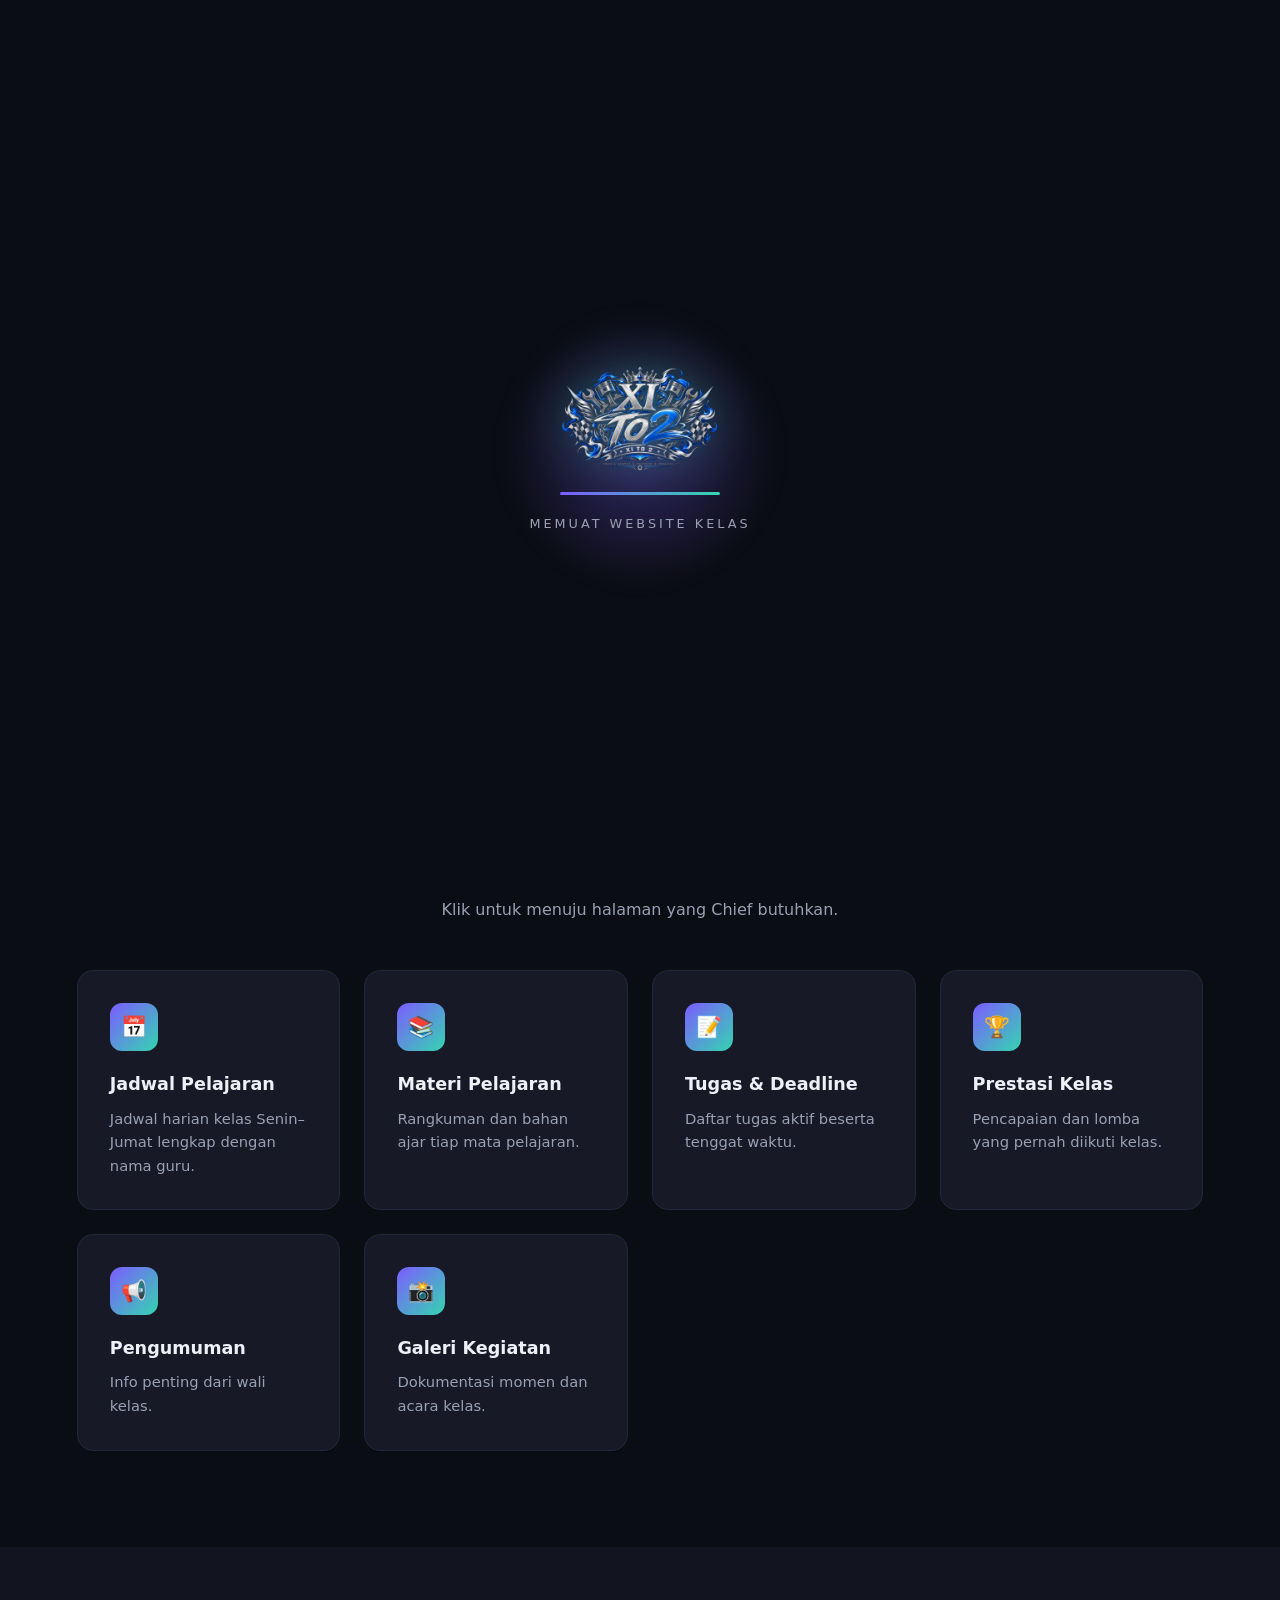
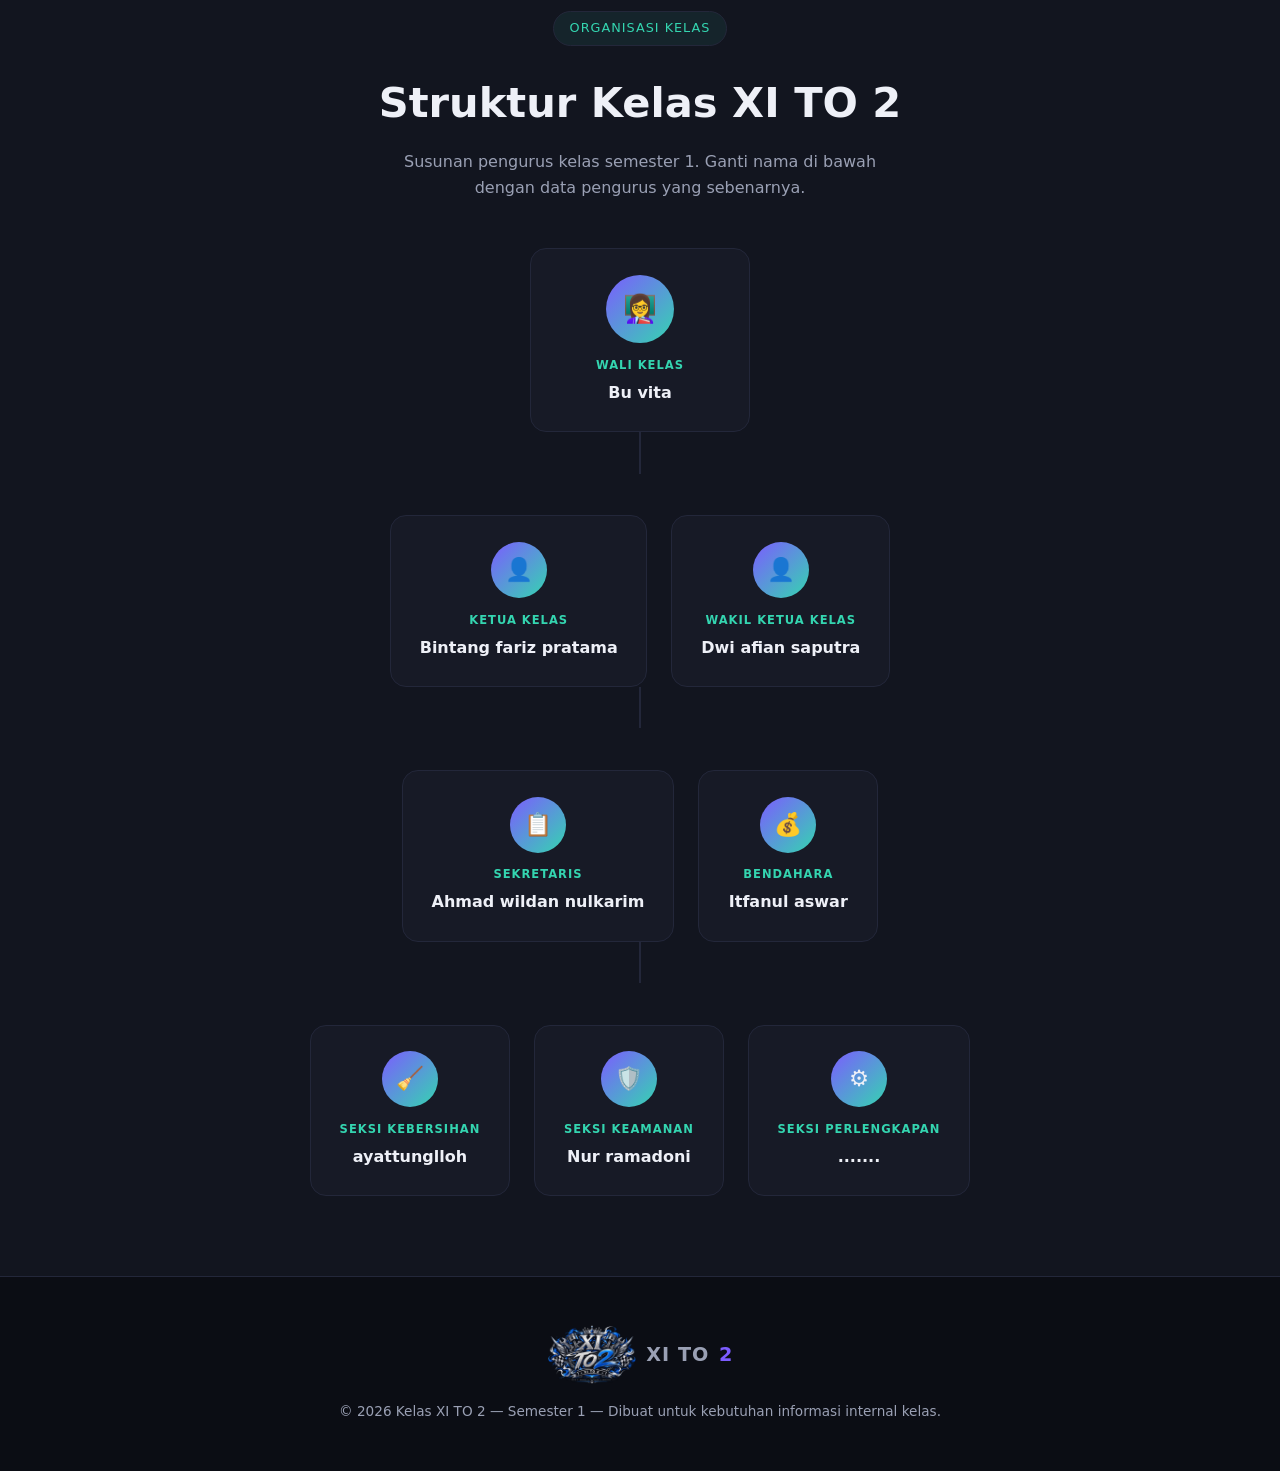
<file: index.html>
<!DOCTYPE html>
<html lang="id">
<head>
<meta charset="UTF-8">
<meta name="viewport" content="width=device-width, initial-scale=1.0">
<title>Beranda — Kelas XI TO 2</title>
<link rel="stylesheet" href="style.css">
</head>
<body>

<div id="preloader">
  <div class="preloader-orb"></div>
  <img src="assets/logo.png" alt="Logo XI TO 2" class="preloader-logo-img">
  <div class="preloader-bar"><div class="preloader-bar-fill"></div></div>
  <div class="preloader-sub">Memuat Website Kelas</div>
</div>

<nav>
  <a class="logo" href="index.html"><img src="assets/logo.png" alt="Logo XI TO 2"> XI TO <span>2</span></a>
  <div class="nav-links" id="navLinks">
    <a href="index.html" class="active">Beranda</a>
    <a href="jadwal.html">Jadwal</a>
    <a href="materi.html">Materi</a>
    <a href="tugas.html">Tugas</a>
    <a href="prestasi.html">Prestasi</a>
    <a href="pengumuman.html">Pengumuman</a>
    <a href="galeri.html">Galeri</a>
    <a href="kontak.html">Kontak</a>
  </div>
  <button class="burger" onclick="document.getElementById('navLinks').classList.toggle('open')">
    <span></span><span></span><span></span>
  </button>
</nav>

<main>
  <header class="hero" style="overflow:hidden;">
    <div class="float-shape" style="width:320px; height:320px; background:var(--accent); top:-80px; left:-80px; opacity:.35;"></div>
    <div class="float-shape" style="width:260px; height:260px; background:var(--accent2); bottom:-60px; right:-60px; opacity:.3; animation-delay:2s;"></div>
    <img src="assets/logo.png" alt="Logo Kelas XI TO 2" class="hero-logo hero-anim" style="animation-delay:0s;">
    <div class="tag hero-anim" style="animation-delay:.1s;">SEMESTER 1 — TAHUN AJARAN 2026/2027</div>
    <h1 class="hero-anim" style="animation-delay:.25s;">Website Resmi <span>Kelas XI TO 2</span></h1>
    <p class="hero-anim" style="animation-delay:.4s;">Semua informasi kelas — jadwal pelajaran, materi, tugas, prestasi, dan dokumentasi kegiatan — dalam satu tempat.</p>
    <div class="cta-row hero-anim" style="animation-delay:.55s;">
      <a class="btn btn-primary" href="jadwal.html">Lihat Jadwal</a>
      <a class="btn btn-ghost" href="kontak.html">Hubungi Kelas</a>
    </div>
  </header>

  <div class="page-inner">
    <div class="section-title">
      <div class="tag">JELAJAHI</div>
      <h2>Navigasi Cepat</h2>
      <p>Klik untuk menuju halaman yang Chief butuhkan.</p>
    </div>
    <div class="grid-3">
      <a class="card" href="jadwal.html" style="display:block;">
        <div class="icon">📅</div>
        <h3>Jadwal Pelajaran</h3>
        <p>Jadwal harian kelas Senin–Jumat lengkap dengan nama guru.</p>
      </a>
      <a class="card" href="materi.html" style="display:block;">
        <div class="icon">📚</div>
        <h3>Materi Pelajaran</h3>
        <p>Rangkuman dan bahan ajar tiap mata pelajaran.</p>
      </a>
      <a class="card" href="tugas.html" style="display:block;">
        <div class="icon">📝</div>
        <h3>Tugas & Deadline</h3>
        <p>Daftar tugas aktif beserta tenggat waktu.</p>
      </a>
      <a class="card" href="prestasi.html" style="display:block;">
        <div class="icon">🏆</div>
        <h3>Prestasi Kelas</h3>
        <p>Pencapaian dan lomba yang pernah diikuti kelas.</p>
      </a>
      <a class="card" href="pengumuman.html" style="display:block;">
        <div class="icon">📢</div>
        <h3>Pengumuman</h3>
        <p>Info penting dari wali kelas.</p>
      </a>
      <a class="card" href="galeri.html" style="display:block;">
        <div class="icon">📸</div>
        <h3>Galeri Kegiatan</h3>
        <p>Dokumentasi momen dan acara kelas.</p>
      </a>
    </div>
  </div>

  <div class="page-inner" style="background:var(--bg-alt); padding-top:4rem; padding-bottom:5rem;">
    <div class="section-title">
      <div class="tag">ORGANISASI KELAS</div>
      <h2>Struktur Kelas XI TO 2</h2>
      <p>Susunan pengurus kelas semester 1. Ganti nama di bawah dengan data pengurus yang sebenarnya.</p>
    </div>
    <div class="struktur-wrap">

      <div class="struktur-tier">
        <div class="struktur-card tier-main">
          <div class="struktur-avatar">👩‍🏫</div>
          <div class="struktur-role">Wali Kelas</div>
          <div class="struktur-name">Bu vita</div>
        </div>
      </div>

      <div class="struktur-connector"></div>

      <div class="struktur-tier">
        <div class="struktur-card">
          <div class="struktur-avatar">👤</div>
          <div class="struktur-role">Ketua Kelas</div>
          <div class="struktur-name">Bintang fariz pratama</div>
        </div>
        <div class="struktur-card">
          <div class="struktur-avatar">👤</div>
          <div class="struktur-role">Wakil Ketua Kelas</div>
          <div class="struktur-name">Dwi afian saputra</div>
        </div>
      </div>

      <div class="struktur-connector"></div>

      <div class="struktur-tier">
        <div class="struktur-card">
          <div class="struktur-avatar">📋</div>
          <div class="struktur-role">Sekretaris</div>
          <div class="struktur-name">Ahmad wildan nulkarim</div>
        </div>
        <div class="struktur-card">
          <div class="struktur-avatar">💰</div>
          <div class="struktur-role">Bendahara</div>
          <div class="struktur-name">Itfanul aswar</div>
        </div>
      </div>

      <div class="struktur-connector"></div>

      <div class="struktur-tier">
        <div class="struktur-card">
          <div class="struktur-avatar">🧹</div>
          <div class="struktur-role">Seksi Kebersihan</div>
          <div class="struktur-name">ayattunglloh</div>
        </div>
        <div class="struktur-card">
          <div class="struktur-avatar">🛡️</div>
          <div class="struktur-role">Seksi Keamanan</div>
          <div class="struktur-name">Nur ramadoni</div>
        </div>
        <div class="struktur-card">
          <div class="struktur-avatar">⚙️</div>
          <div class="struktur-role">Seksi Perlengkapan</div>
          <div class="struktur-name">.......</div>
        </div>
      </div>

    </div>
  </div>

</main>

<footer>
  <div class="logo"><img src="assets/logo.png" alt="Logo XI TO 2"> XI TO <span>2</span></div>
  <p>© 2026 Kelas XI TO 2 — Semester 1 — Dibuat untuk kebutuhan informasi internal kelas.</p>
</footer>

<script>
  window.addEventListener('load', () => {
    setTimeout(() => {
      document.getElementById('preloader').classList.add('hide');
    }, 1900);
  });
</script>

</body>
</html>
</file>
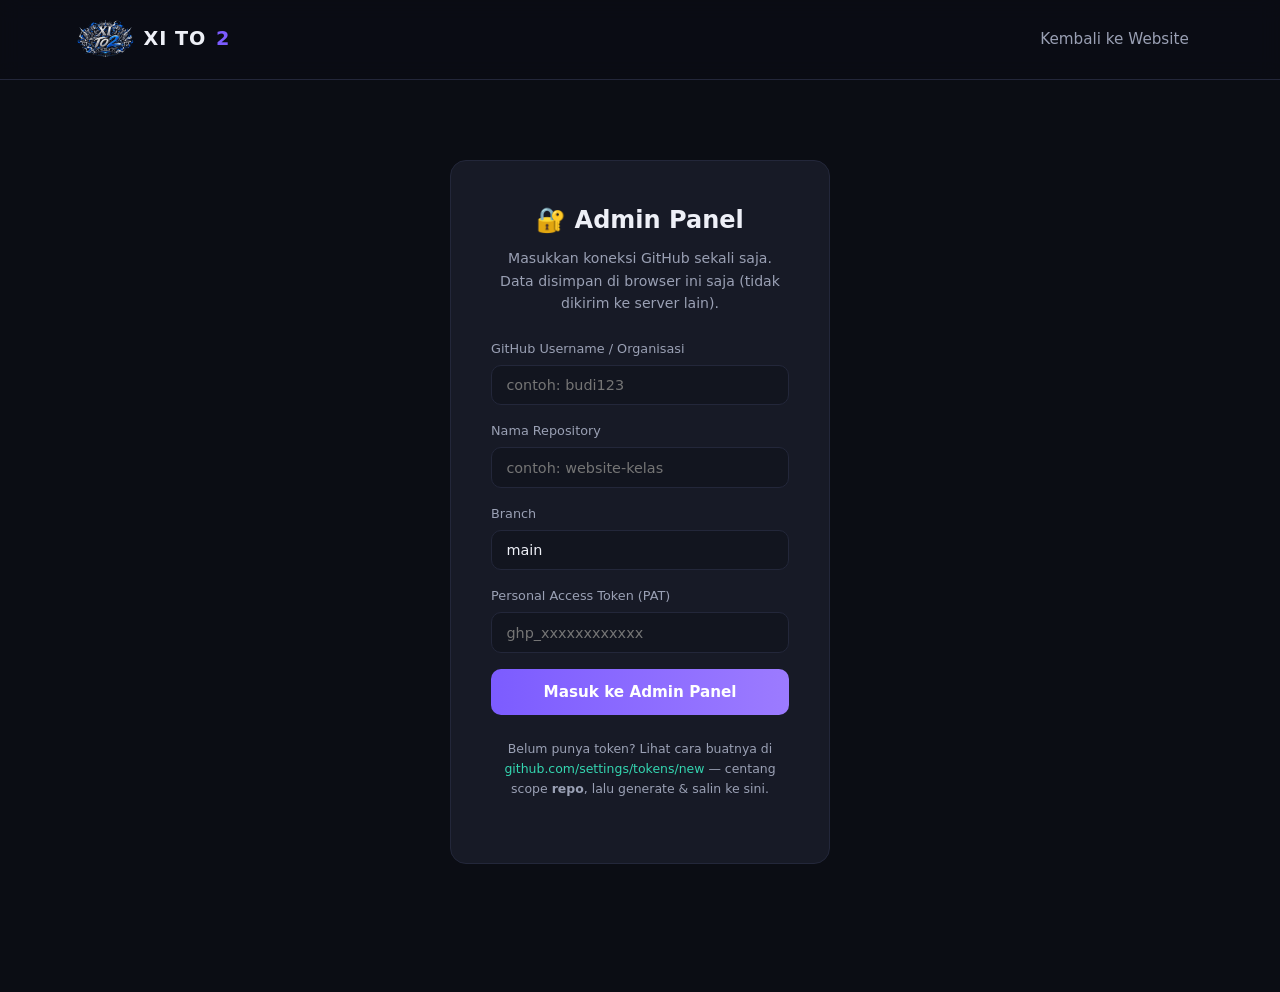
<file: admin.html>
<!DOCTYPE html>
<html lang="id">
<head>
<meta charset="UTF-8">
<meta name="viewport" content="width=device-width, initial-scale=1.0">
<title>Admin Panel — Kelas XI TO 2</title>
<link rel="stylesheet" href="style.css">
</head>
<body>

<nav>
  <a class="logo" href="index.html"><img src="assets/logo.png" alt="Logo XI TO 2"> XI TO <span>2</span></a>
  <div class="nav-links">
    <a href="index.html">Kembali ke Website</a>
  </div>
</nav>

<main>
  <div class="page-inner" style="max-width: 900px; margin: 0 auto;">

    <!-- ===== LAYAR SETUP / LOGIN ===== -->
    <div class="admin-lock" id="setupScreen">
      <div class="admin-lock-box">
        <h2>🔐 Admin Panel</h2>
        <p>Masukkan koneksi GitHub sekali saja. Data disimpan di browser ini saja (tidak dikirim ke server lain).</p>
        <div class="admin-field">
          <label>GitHub Username / Organisasi</label>
          <input type="text" id="cfgOwner" placeholder="contoh: budi123">
        </div>
        <div class="admin-field">
          <label>Nama Repository</label>
          <input type="text" id="cfgRepo" placeholder="contoh: website-kelas">
        </div>
        <div class="admin-field">
          <label>Branch</label>
          <input type="text" id="cfgBranch" placeholder="main" value="main">
        </div>
        <div class="admin-field">
          <label>Personal Access Token (PAT)</label>
          <input type="password" id="cfgToken" placeholder="ghp_xxxxxxxxxxxx">
        </div>
        <button class="btn btn-primary" style="width:100%;" onclick="saveConfig()">Masuk ke Admin Panel</button>
        <div class="admin-status" id="setupStatus"></div>
        <p style="margin-top:1.5rem; font-size:.78rem;">
          Belum punya token? Lihat cara buatnya di
          <a href="https://github.com/settings/tokens/new" target="_blank" style="color:var(--accent2);">github.com/settings/tokens/new</a>
          — centang scope <b>repo</b>, lalu generate & salin ke sini.
        </p>
      </div>
    </div>

    <!-- ===== PANEL UTAMA ===== -->
    <div id="mainPanel" style="display:none;">
      <div class="admin-topbar">
        <div>
          <h2>Admin Panel — Kelas XI TO 2</h2>
          <p style="color:var(--text-dim); font-size:.85rem;">Terhubung ke <span id="repoLabel"></span></p>
        </div>
        <button class="btn btn-ghost" onclick="logoutConfig()">Ganti Koneksi</button>
      </div>

      <div class="admin-tabs">
        <button class="admin-tab active" data-tab="galeri">📸 Galeri</button>
        <button class="admin-tab" data-tab="materi">📚 Materi</button>
        <button class="admin-tab" data-tab="tugas">📝 Tugas</button>
        <button class="admin-tab" data-tab="prestasi">🏆 Prestasi</button>
        <button class="admin-tab" data-tab="pengumuman">📢 Pengumuman</button>
      </div>

      <!-- GALERI -->
      <div class="admin-section active" id="tab-galeri">
        <div class="admin-panel-card">
          <h3 style="margin-bottom:1.2rem;">Tambah Foto Galeri</h3>
          <div class="admin-field">
            <label>Foto</label>
            <input type="file" id="galeriFile" accept="image/*">
          </div>
          <div class="admin-field">
            <label>Keterangan Foto</label>
            <input type="text" id="galeriCaption" placeholder="contoh: Foto Study Tour Yogyakarta">
          </div>
          <button class="btn btn-primary" onclick="submitGaleri()">Upload ke Galeri</button>
          <div class="admin-status" id="galeriStatus"></div>
        </div>
        <div class="admin-list-existing">
          <h3 style="margin-bottom:1rem; font-size:1rem;">Foto Tersimpan</h3>
          <div class="file-list" id="galeriExisting"></div>
        </div>
      </div>

      <!-- MATERI -->
      <div class="admin-section" id="tab-materi">
        <div class="admin-panel-card">
          <h3 style="margin-bottom:1.2rem;">Tambah Materi</h3>
          <div class="admin-field">
            <label>Judul Materi</label>
            <input type="text" id="materiTitle" placeholder="contoh: Matematika — Bab Trigonometri">
          </div>
          <div class="admin-field">
            <label>Guru Pengampu</label>
            <input type="text" id="materiSubtitle" placeholder="contoh: Bu Mia">
          </div>
          <div class="admin-field">
            <label>File Materi (PDF/DOC, opsional)</label>
            <input type="file" id="materiFile" accept=".pdf,.doc,.docx,.ppt,.pptx">
          </div>
          <button class="btn btn-primary" onclick="submitMateri()">Tambah Materi</button>
          <div class="admin-status" id="materiStatus"></div>
        </div>
        <div class="admin-list-existing">
          <h3 style="margin-bottom:1rem; font-size:1rem;">Materi Tersimpan</h3>
          <div class="file-list" id="materiExisting"></div>
        </div>
      </div>

      <!-- TUGAS -->
      <div class="admin-section" id="tab-tugas">
        <div class="admin-panel-card">
          <h3 style="margin-bottom:1.2rem;">Tambah Tugas</h3>
          <div class="admin-field">
            <label>Judul Tugas</label>
            <input type="text" id="tugasTitle" placeholder="contoh: Latihan Soal Bab Trigonometri">
          </div>
          <div class="admin-field">
            <label>Mata Pelajaran — Guru</label>
            <input type="text" id="tugasSubtitle" placeholder="contoh: Matematika — Bu Mia">
          </div>
          <div class="admin-field">
            <label>Status</label>
            <select id="tugasStatus">
              <option>Belum Dikumpulkan</option>
              <option>Selesai</option>
            </select>
          </div>
          <div class="admin-field">
            <label>Keterangan</label>
            <textarea id="tugasDesc" placeholder="Detail tugas, nomor soal, tenggat waktu, dll."></textarea>
          </div>
          <div class="admin-field">
            <label>Lampiran (opsional)</label>
            <input type="file" id="tugasFile">
          </div>
          <button class="btn btn-primary" onclick="submitTugas()">Tambah Tugas</button>
          <div class="admin-status" id="tugasStatus2"></div>
        </div>
        <div class="admin-list-existing">
          <h3 style="margin-bottom:1rem; font-size:1rem;">Tugas Tersimpan</h3>
          <div class="file-list" id="tugasExisting"></div>
        </div>
      </div>

      <!-- PRESTASI -->
      <div class="admin-section" id="tab-prestasi">
        <div class="admin-panel-card">
          <h3 style="margin-bottom:1.2rem;">Tambah Prestasi</h3>
          <div class="admin-field">
            <label>Nama Lomba / Prestasi</label>
            <input type="text" id="prestasiTitle" placeholder="contoh: Juara 2 Lomba Cerdas Cermat Kemerdekaan">
          </div>
          <div class="admin-field">
            <label>Keterangan Singkat (tingkat, tahun)</label>
            <input type="text" id="prestasiMeta" placeholder="contoh: Tingkat Kabupaten — 2026">
          </div>
          <div class="admin-field">
            <label>Deskripsi</label>
            <textarea id="prestasiDesc" placeholder="Ceritakan detail prestasi ini."></textarea>
          </div>
          <div class="admin-field">
            <label>Foto Sertifikat (boleh pilih lebih dari satu)</label>
            <input type="file" id="prestasiSertifikat" accept="image/*" multiple>
          </div>
          <div class="admin-field">
            <label>Foto Saat Lomba (boleh pilih lebih dari satu)</label>
            <input type="file" id="prestasiLomba" accept="image/*" multiple>
          </div>
          <button class="btn btn-primary" onclick="submitPrestasi()">Tambah Prestasi</button>
          <div class="admin-status" id="prestasiStatus"></div>
        </div>
        <div class="admin-list-existing">
          <h3 style="margin-bottom:1rem; font-size:1rem;">Prestasi Tersimpan</h3>
          <div class="file-list" id="prestasiExisting"></div>
        </div>
      </div>

      <!-- PENGUMUMAN -->
      <div class="admin-section" id="tab-pengumuman">
        <div class="admin-panel-card">
          <h3 style="margin-bottom:1.2rem;">Tambah Pengumuman</h3>
          <div class="admin-field">
            <label>Judul Pengumuman</label>
            <input type="text" id="pengumumanTitle" placeholder="contoh: Libur Sekolah Tanggal 17 Agustus">
          </div>
          <div class="admin-field">
            <label>Dari</label>
            <input type="text" id="pengumumanSubtitle" placeholder="contoh: Wali Kelas" value="Wali Kelas">
          </div>
          <div class="admin-field">
            <label>Isi Pengumuman</label>
            <textarea id="pengumumanDesc" placeholder="Tulis isi pengumuman lengkap di sini."></textarea>
          </div>
          <button class="btn btn-primary" onclick="submitPengumuman()">Tambah Pengumuman</button>
          <div class="admin-status" id="pengumumanStatus"></div>
        </div>
        <div class="admin-list-existing">
          <h3 style="margin-bottom:1rem; font-size:1rem;">Pengumuman Tersimpan</h3>
          <div class="file-list" id="pengumumanExisting"></div>
        </div>
      </div>

    </div>
  </div>
</main>

<script>
/* =========================================================
   KONEKSI GITHUB (disimpan di localStorage browser ini saja)
========================================================= */
function getConfig() {
  return {
    owner: localStorage.getItem('gh_owner') || '',
    repo: localStorage.getItem('gh_repo') || '',
    branch: localStorage.getItem('gh_branch') || 'main',
    token: localStorage.getItem('gh_token') || '',
  };
}

function saveConfig() {
  const owner = document.getElementById('cfgOwner').value.trim();
  const repo = document.getElementById('cfgRepo').value.trim();
  const branch = document.getElementById('cfgBranch').value.trim() || 'main';
  const token = document.getElementById('cfgToken').value.trim();
  const statusEl = document.getElementById('setupStatus');

  if (!owner || !repo || !token) {
    showStatus(statusEl, 'err', 'Owner, repo, dan token wajib diisi.');
    return;
  }
  localStorage.setItem('gh_owner', owner);
  localStorage.setItem('gh_repo', repo);
  localStorage.setItem('gh_branch', branch);
  localStorage.setItem('gh_token', token);
  showStatus(statusEl, 'ok', 'Tersimpan. Memverifikasi akses...');

  verifyAccess().then(ok => {
    if (ok) {
      enterPanel();
    } else {
      showStatus(statusEl, 'err', 'Gagal akses repo. Cek owner/repo/token lagi (token butuh scope "repo").');
    }
  });
}

function logoutConfig() {
  localStorage.removeItem('gh_owner');
  localStorage.removeItem('gh_repo');
  localStorage.removeItem('gh_branch');
  localStorage.removeItem('gh_token');
  document.getElementById('mainPanel').style.display = 'none';
  document.getElementById('setupScreen').style.display = 'flex';
}

async function verifyAccess() {
  const cfg = getConfig();
  try {
    const res = await fetch(`https://api.github.com/repos/${cfg.owner}/${cfg.repo}`, {
      headers: { Authorization: `token ${cfg.token}` }
    });
    return res.ok;
  } catch (e) { return false; }
}

function enterPanel() {
  const cfg = getConfig();
  document.getElementById('setupScreen').style.display = 'none';
  document.getElementById('mainPanel').style.display = 'block';
  document.getElementById('repoLabel').textContent = `${cfg.owner}/${cfg.repo} (${cfg.branch})`;
  refreshAllLists();
}

function showStatus(el, type, msg) {
  el.className = 'admin-status show ' + type;
  el.textContent = msg;
}

/* =========================================================
   GITHUB CONTENTS API HELPERS
========================================================= */
function ghHeaders() {
  const cfg = getConfig();
  return {
    Authorization: `token ${cfg.token}`,
    Accept: 'application/vnd.github+json'
  };
}

async function ghGetFile(path) {
  const cfg = getConfig();
  const url = `https://api.github.com/repos/${cfg.owner}/${cfg.repo}/contents/${path}?ref=${cfg.branch}`;
  const res = await fetch(url, { headers: ghHeaders() });
  if (res.status === 404) return { sha: null, content: null };
  if (!res.ok) throw new Error('Gagal mengambil ' + path);
  const data = await res.json();
  const decoded = decodeURIComponent(escape(atob(data.content.replace(/\n/g, ''))));
  return { sha: data.sha, content: decoded };
}

async function ghPutFile(path, base64OrText, message, sha, isBase64) {
  const cfg = getConfig();
  const url = `https://api.github.com/repos/${cfg.owner}/${cfg.repo}/contents/${path}`;
  const content = isBase64 ? base64OrText : btoa(unescape(encodeURIComponent(base64OrText)));
  const body = { message, content, branch: cfg.branch };
  if (sha) body.sha = sha;
  const res = await fetch(url, {
    method: 'PUT',
    headers: { ...ghHeaders(), 'Content-Type': 'application/json' },
    body: JSON.stringify(body)
  });
  if (!res.ok) {
    const err = await res.json().catch(() => ({}));
    throw new Error(err.message || 'Gagal menyimpan ' + path);
  }
  return res.json();
}

function fileToBase64(file) {
  return new Promise((resolve, reject) => {
    const reader = new FileReader();
    reader.onload = () => resolve(reader.result.split(',')[1]);
    reader.onerror = reject;
    reader.readAsDataURL(file);
  });
}

function safeFileName(name) {
  return Date.now() + '-' + name.toLowerCase().replace(/[^a-z0-9.\-]+/g, '-');
}

async function uploadImageToFolder(file, folder) {
  const base64 = await fileToBase64(file);
  const fname = safeFileName(file.name);
  const path = `assets/${folder}/${fname}`;
  await ghPutFile(path, base64, `Upload foto ${folder}: ${fname}`, null, true);
  return path;
}

async function uploadDocToFolder(file, folder) {
  const base64 = await fileToBase64(file);
  const fname = safeFileName(file.name);
  const path = `assets/${folder}/${fname}`;
  await ghPutFile(path, base64, `Upload dokumen ${folder}: ${fname}`, null, true);
  return path;
}

async function appendToJson(jsonPath, newItem, message) {
  const existing = await ghGetFile(jsonPath);
  let arr = [];
  try { arr = existing.content ? JSON.parse(existing.content) : []; } catch (e) { arr = []; }
  arr.push(newItem);
  await ghPutFile(jsonPath, JSON.stringify(arr, null, 2), message, existing.sha, false);
  return arr;
}

async function readJson(jsonPath) {
  const existing = await ghGetFile(jsonPath);
  try { return existing.content ? JSON.parse(existing.content) : []; } catch (e) { return []; }
}

async function overwriteJson(jsonPath, arr, message) {
  const existing = await ghGetFile(jsonPath);
  await ghPutFile(jsonPath, JSON.stringify(arr, null, 2), message, existing.sha, false);
}

/* =========================================================
   TABS
========================================================= */
document.querySelectorAll('.admin-tab').forEach(tab => {
  tab.addEventListener('click', () => {
    document.querySelectorAll('.admin-tab').forEach(t => t.classList.remove('active'));
    document.querySelectorAll('.admin-section').forEach(s => s.classList.remove('active'));
    tab.classList.add('active');
    document.getElementById('tab-' + tab.dataset.tab).classList.add('active');
  });
});

/* =========================================================
   SUBMIT: GALERI
========================================================= */
async function submitGaleri() {
  const fileInput = document.getElementById('galeriFile');
  const caption = document.getElementById('galeriCaption').value.trim();
  const statusEl = document.getElementById('galeriStatus');
  if (!fileInput.files[0] || !caption) {
    showStatus(statusEl, 'err', 'Pilih foto dan isi keterangan dulu.');
    return;
  }
  showStatus(statusEl, 'busy', 'Mengunggah foto...');
  try {
    const imgPath = await uploadImageToFolder(fileInput.files[0], 'galeri');
    await appendToJson('data/galeri.json', { img: imgPath, caption }, `Tambah foto galeri: ${caption}`);
    showStatus(statusEl, 'ok', 'Berhasil ditambahkan ke Galeri.');
    fileInput.value = ''; document.getElementById('galeriCaption').value = '';
    refreshGaleriList();
  } catch (e) {
    showStatus(statusEl, 'err', 'Gagal: ' + e.message);
  }
}

/* =========================================================
   SUBMIT: MATERI
========================================================= */
async function submitMateri() {
  const title = document.getElementById('materiTitle').value.trim();
  const subtitle = document.getElementById('materiSubtitle').value.trim();
  const fileInput = document.getElementById('materiFile');
  const statusEl = document.getElementById('materiStatus');
  if (!title) { showStatus(statusEl, 'err', 'Judul materi wajib diisi.'); return; }
  showStatus(statusEl, 'busy', 'Menyimpan materi...');
  try {
    let fileUrl = '';
    let meta = 'INFO';
    if (fileInput.files[0]) {
      fileUrl = await uploadDocToFolder(fileInput.files[0], 'materi');
      meta = fileInput.files[0].name.split('.').pop().toUpperCase();
    }
    await appendToJson('data/materi.json', { icon: '📄', title, subtitle, meta, fileUrl }, `Tambah materi: ${title}`);
    showStatus(statusEl, 'ok', 'Materi berhasil ditambahkan.');
    document.getElementById('materiTitle').value = '';
    document.getElementById('materiSubtitle').value = '';
    fileInput.value = '';
    refreshMateriList();
  } catch (e) {
    showStatus(statusEl, 'err', 'Gagal: ' + e.message);
  }
}

/* =========================================================
   SUBMIT: TUGAS
========================================================= */
async function submitTugas() {
  const title = document.getElementById('tugasTitle').value.trim();
  const subtitle = document.getElementById('tugasSubtitle').value.trim();
  const status = document.getElementById('tugasStatus').value;
  const desc = document.getElementById('tugasDesc').value.trim();
  const fileInput = document.getElementById('tugasFile');
  const statusEl = document.getElementById('tugasStatus2');
  if (!title) { showStatus(statusEl, 'err', 'Judul tugas wajib diisi.'); return; }
  showStatus(statusEl, 'busy', 'Menyimpan tugas...');
  try {
    let fileUrl = '';
    if (fileInput.files[0]) fileUrl = await uploadDocToFolder(fileInput.files[0], 'tugas');
    await appendToJson('data/tugas.json', { icon: '📝', title, subtitle, status, desc, fileUrl }, `Tambah tugas: ${title}`);
    showStatus(statusEl, 'ok', 'Tugas berhasil ditambahkan.');
    document.getElementById('tugasTitle').value = '';
    document.getElementById('tugasSubtitle').value = '';
    document.getElementById('tugasDesc').value = '';
    fileInput.value = '';
    refreshTugasList();
  } catch (e) {
    showStatus(statusEl, 'err', 'Gagal: ' + e.message);
  }
}

/* =========================================================
   SUBMIT: PRESTASI
========================================================= */
async function submitPrestasi() {
  const title = document.getElementById('prestasiTitle').value.trim();
  const meta = document.getElementById('prestasiMeta').value.trim();
  const desc = document.getElementById('prestasiDesc').value.trim();
  const sertifikatFiles = document.getElementById('prestasiSertifikat').files;
  const lombaFiles = document.getElementById('prestasiLomba').files;
  const statusEl = document.getElementById('prestasiStatus');
  if (!title) { showStatus(statusEl, 'err', 'Nama prestasi wajib diisi.'); return; }
  showStatus(statusEl, 'busy', 'Mengunggah foto-foto...');
  try {
    const sertifikat = [];
    for (const f of sertifikatFiles) sertifikat.push(await uploadImageToFolder(f, 'prestasi'));
    const lomba = [];
    for (const f of lombaFiles) lomba.push(await uploadImageToFolder(f, 'prestasi'));
    await appendToJson('data/prestasi.json', { title, meta, desc, sertifikat, lomba }, `Tambah prestasi: ${title}`);
    showStatus(statusEl, 'ok', 'Prestasi berhasil ditambahkan.');
    document.getElementById('prestasiTitle').value = '';
    document.getElementById('prestasiMeta').value = '';
    document.getElementById('prestasiDesc').value = '';
    document.getElementById('prestasiSertifikat').value = '';
    document.getElementById('prestasiLomba').value = '';
    refreshPrestasiList();
  } catch (e) {
    showStatus(statusEl, 'err', 'Gagal: ' + e.message);
  }
}

/* =========================================================
   SUBMIT: PENGUMUMAN
========================================================= */
async function submitPengumuman() {
  const title = document.getElementById('pengumumanTitle').value.trim();
  const subtitle = document.getElementById('pengumumanSubtitle').value.trim();
  const desc = document.getElementById('pengumumanDesc').value.trim();
  const statusEl = document.getElementById('pengumumanStatus');
  if (!title) { showStatus(statusEl, 'err', 'Judul pengumuman wajib diisi.'); return; }
  showStatus(statusEl, 'busy', 'Menyimpan pengumuman...');
  try {
    await appendToJson('data/pengumuman.json', { icon: '📢', title, subtitle, desc }, `Tambah pengumuman: ${title}`);
    showStatus(statusEl, 'ok', 'Pengumuman berhasil ditambahkan.');
    document.getElementById('pengumumanTitle').value = '';
    document.getElementById('pengumumanDesc').value = '';
    refreshPengumumanList();
  } catch (e) {
    showStatus(statusEl, 'err', 'Gagal: ' + e.message);
  }
}

/* =========================================================
   RENDER DAFTAR YANG SUDAH ADA (+ hapus)
========================================================= */
async function refreshAllLists() {
  refreshGaleriList();
  refreshMateriList();
  refreshTugasList();
  refreshPrestasiList();
  refreshPengumumanList();
}

async function deleteFromJson(jsonPath, idx, refreshFn) {
  if (!confirm('Hapus data ini?')) return;
  try {
    const arr = await readJson(jsonPath);
    arr.splice(idx, 1);
    await overwriteJson(jsonPath, arr, `Hapus item dari ${jsonPath}`);
    refreshFn();
  } catch (e) {
    alert('Gagal menghapus: ' + e.message);
  }
}

async function refreshGaleriList() {
  const el = document.getElementById('galeriExisting');
  el.innerHTML = '<div class="file-row" style="cursor:default;"><div class="file-info"><p>Memuat...</p></div></div>';
  try {
    const arr = await readJson('data/galeri.json');
    el.innerHTML = arr.map((it, i) => `
      <div class="file-row" style="cursor:default;">
        <div class="file-icon">📸</div>
        <div class="file-info"><h4>${it.caption}</h4><p>${it.img}</p></div>
        <button class="del-btn" onclick="deleteFromJson('data/galeri.json', ${i}, refreshGaleriList)">Hapus</button>
      </div>
    `).join('') || '<div class="file-row" style="cursor:default;"><div class="file-info"><p>Belum ada foto.</p></div></div>';
  } catch (e) { el.innerHTML = '<div class="file-row" style="cursor:default;"><div class="file-info"><p>Gagal memuat.</p></div></div>'; }
}

async function refreshMateriList() {
  const el = document.getElementById('materiExisting');
  el.innerHTML = '<div class="file-row" style="cursor:default;"><div class="file-info"><p>Memuat...</p></div></div>';
  try {
    const arr = await readJson('data/materi.json');
    el.innerHTML = arr.map((it, i) => `
      <div class="file-row" style="cursor:default;">
        <div class="file-icon">${it.icon || '📄'}</div>
        <div class="file-info"><h4>${it.title}</h4><p>${it.subtitle || ''}</p></div>
        <button class="del-btn" onclick="deleteFromJson('data/materi.json', ${i}, refreshMateriList)">Hapus</button>
      </div>
    `).join('') || '<div class="file-row" style="cursor:default;"><div class="file-info"><p>Belum ada materi.</p></div></div>';
  } catch (e) { el.innerHTML = '<div class="file-row" style="cursor:default;"><div class="file-info"><p>Gagal memuat.</p></div></div>'; }
}

async function refreshTugasList() {
  const el = document.getElementById('tugasExisting');
  el.innerHTML = '<div class="file-row" style="cursor:default;"><div class="file-info"><p>Memuat...</p></div></div>';
  try {
    const arr = await readJson('data/tugas.json');
    el.innerHTML = arr.map((it, i) => `
      <div class="file-row" style="cursor:default;">
        <div class="file-icon">${it.icon || '📝'}</div>
        <div class="file-info"><h4>${it.title}</h4><p>${it.subtitle || ''}</p></div>
        <div class="file-meta ${it.status === 'Selesai' ? 'badge-done' : 'badge-warn'}">${it.status || '-'}</div>
        <button class="del-btn" onclick="deleteFromJson('data/tugas.json', ${i}, refreshTugasList)">Hapus</button>
      </div>
    `).join('') || '<div class="file-row" style="cursor:default;"><div class="file-info"><p>Belum ada tugas.</p></div></div>';
  } catch (e) { el.innerHTML = '<div class="file-row" style="cursor:default;"><div class="file-info"><p>Gagal memuat.</p></div></div>'; }
}

async function refreshPrestasiList() {
  const el = document.getElementById('prestasiExisting');
  el.innerHTML = '<div class="file-row" style="cursor:default;"><div class="file-info"><p>Memuat...</p></div></div>';
  try {
    const arr = await readJson('data/prestasi.json');
    el.innerHTML = arr.map((it, i) => `
      <div class="file-row" style="cursor:default;">
        <div class="file-icon">🏆</div>
        <div class="file-info"><h4>${it.title}</h4><p>${(it.sertifikat||[]).length} foto sertifikat, ${(it.lomba||[]).length} foto lomba</p></div>
        <button class="del-btn" onclick="deleteFromJson('data/prestasi.json', ${i}, refreshPrestasiList)">Hapus</button>
      </div>
    `).join('') || '<div class="file-row" style="cursor:default;"><div class="file-info"><p>Belum ada prestasi.</p></div></div>';
  } catch (e) { el.innerHTML = '<div class="file-row" style="cursor:default;"><div class="file-info"><p>Gagal memuat.</p></div></div>'; }
}

async function refreshPengumumanList() {
  const el = document.getElementById('pengumumanExisting');
  el.innerHTML = '<div class="file-row" style="cursor:default;"><div class="file-info"><p>Memuat...</p></div></div>';
  try {
    const arr = await readJson('data/pengumuman.json');
    el.innerHTML = arr.map((it, i) => `
      <div class="file-row" style="cursor:default;">
        <div class="file-icon">${it.icon || '📢'}</div>
        <div class="file-info"><h4>${it.title}</h4><p>${it.subtitle || ''}</p></div>
        <button class="del-btn" onclick="deleteFromJson('data/pengumuman.json', ${i}, refreshPengumumanList)">Hapus</button>
      </div>
    `).join('') || '<div class="file-row" style="cursor:default;"><div class="file-info"><p>Belum ada pengumuman.</p></div></div>';
  } catch (e) { el.innerHTML = '<div class="file-row" style="cursor:default;"><div class="file-info"><p>Gagal memuat.</p></div></div>'; }
}

/* =========================================================
   INIT
========================================================= */
(function init() {
  const cfg = getConfig();
  if (cfg.owner && cfg.repo && cfg.token) {
    document.getElementById('cfgOwner').value = cfg.owner;
    document.getElementById('cfgRepo').value = cfg.repo;
    document.getElementById('cfgBranch').value = cfg.branch;
    enterPanel();
  }
})();
</script>

</body>
</html>
</file>
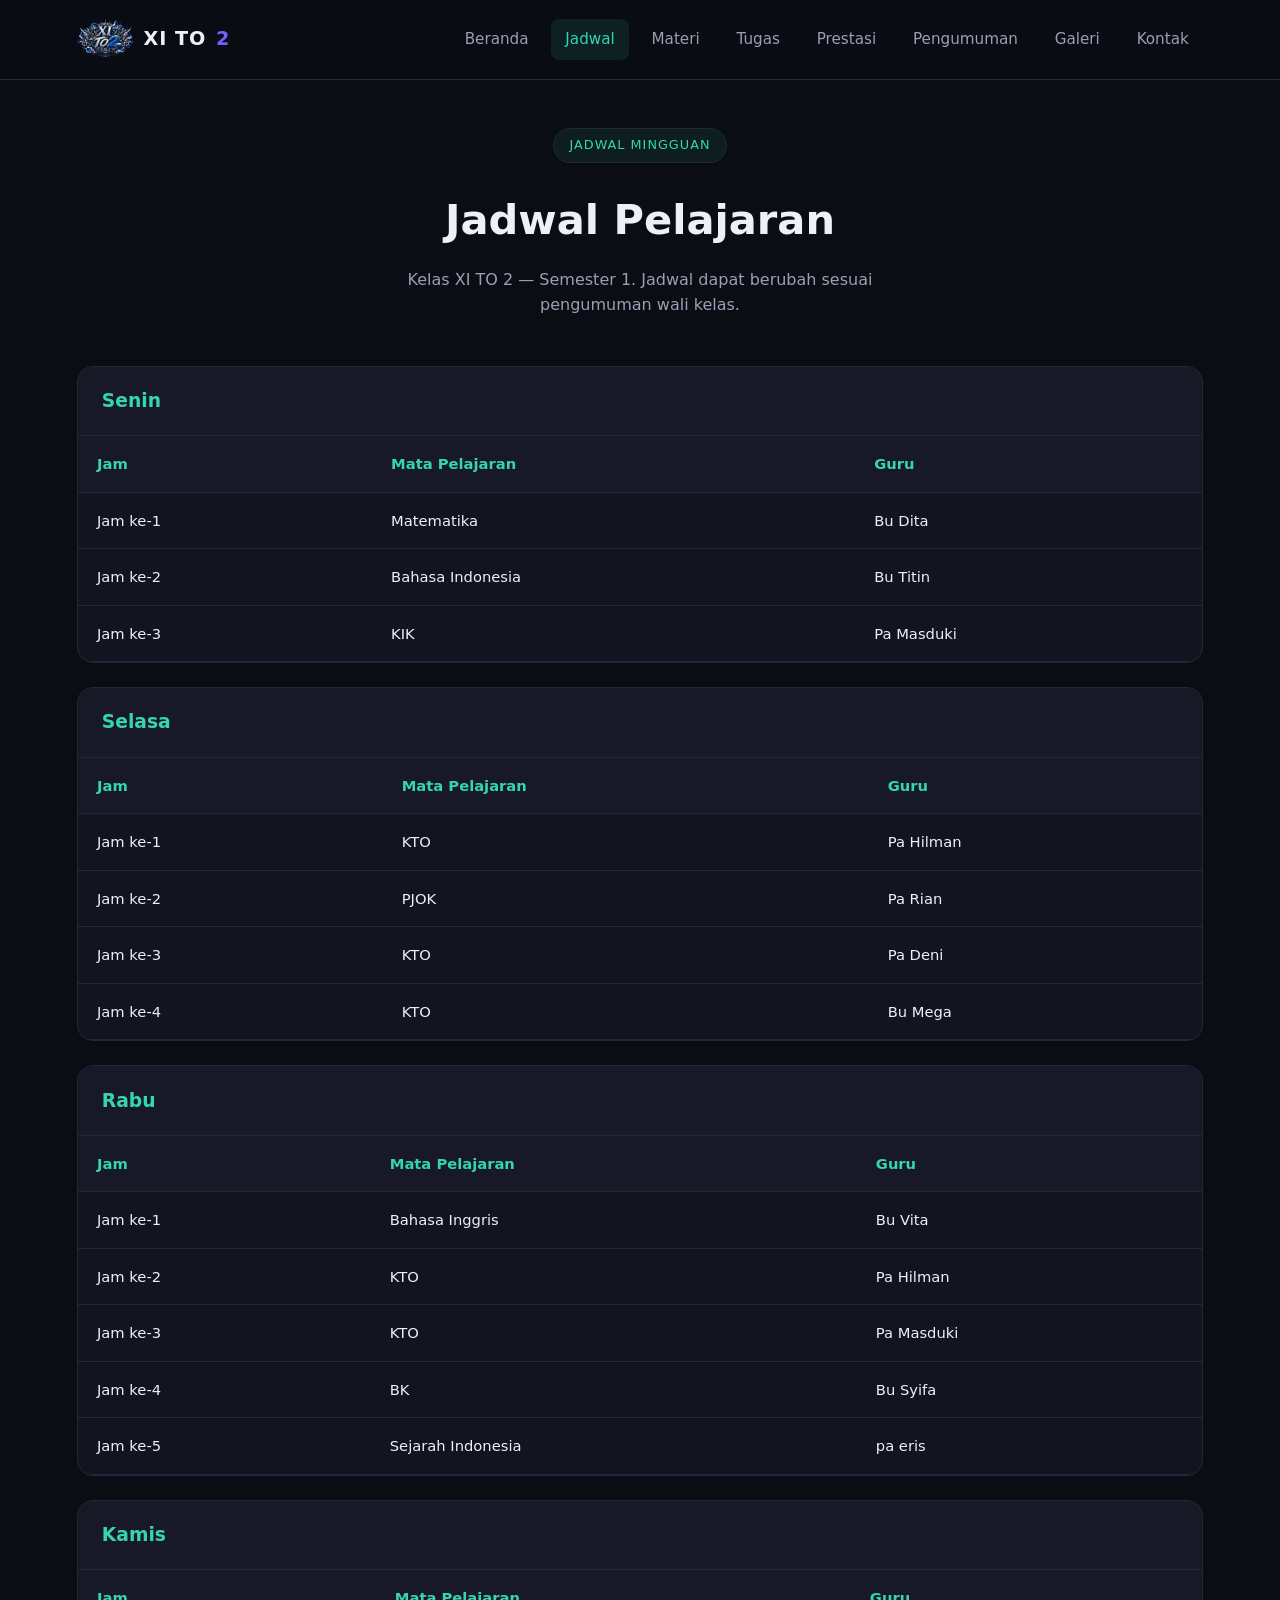
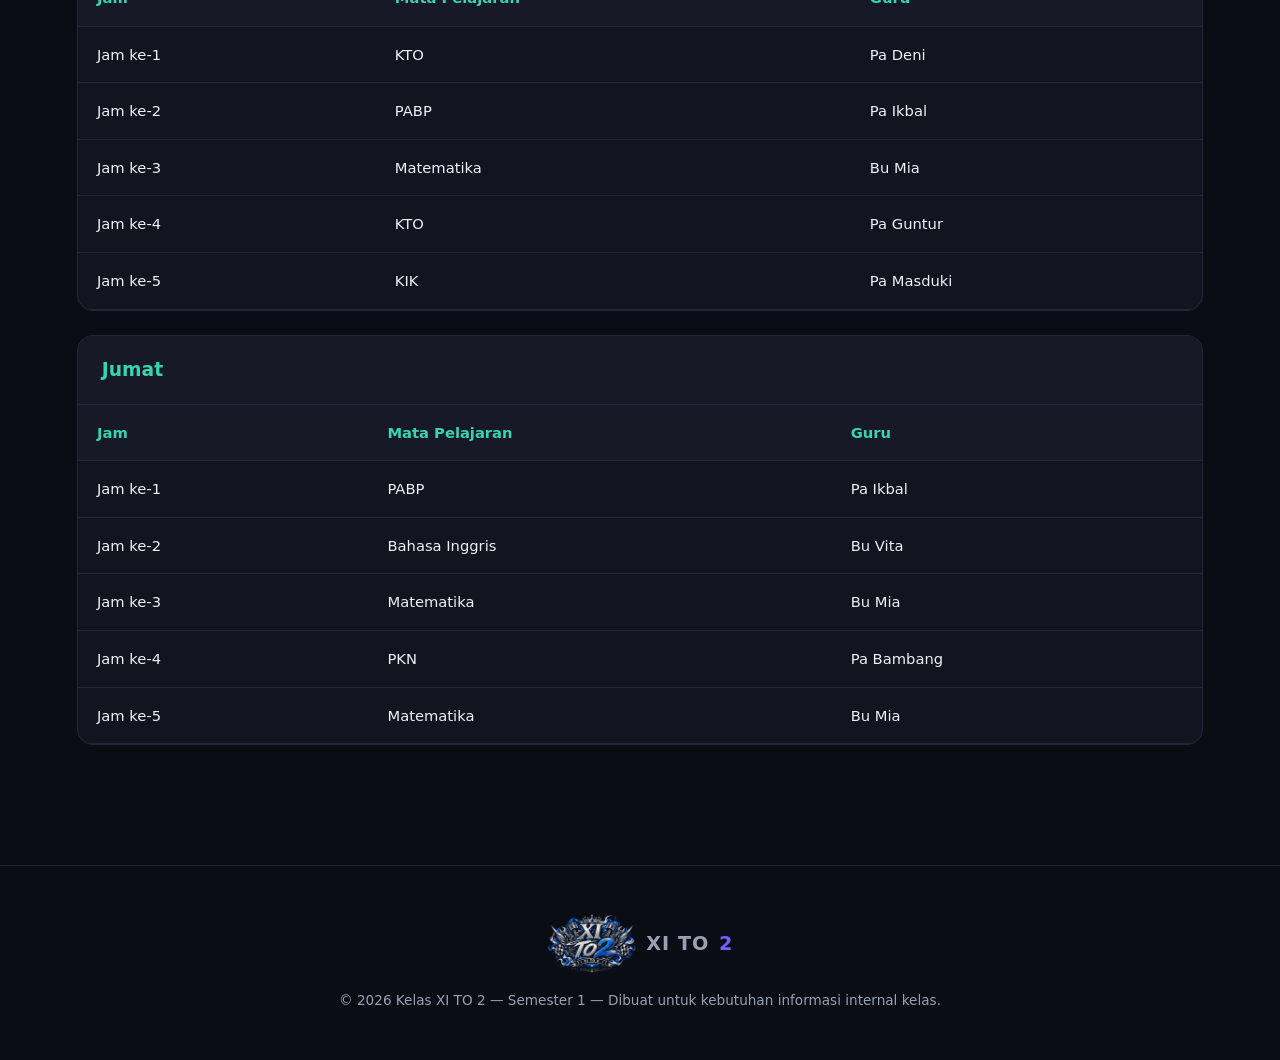
<file: jadwal.html>
<!DOCTYPE html>
<html lang="id">
<head>
<meta charset="UTF-8">
<meta name="viewport" content="width=device-width, initial-scale=1.0">
<title>Jadwal — Kelas XI TO 2</title>
<link rel="stylesheet" href="style.css">
</head>
<body>

<nav>
  <a class="logo" href="index.html"><img src="assets/logo.png" alt="Logo XI TO 2"> XI TO <span>2</span></a>
  <div class="nav-links" id="navLinks">
    <a href="index.html">Beranda</a>
    <a href="jadwal.html" class="active">Jadwal</a>
    <a href="materi.html">Materi</a>
    <a href="tugas.html">Tugas</a>
    <a href="prestasi.html">Prestasi</a>
    <a href="pengumuman.html">Pengumuman</a>
    <a href="galeri.html">Galeri</a>
    <a href="kontak.html">Kontak</a>
  </div>
  <button class="burger" onclick="document.getElementById('navLinks').classList.toggle('open')">
    <span></span><span></span><span></span>
  </button>
</nav>

<main>
  <div class="page-inner">
    <div class="section-title">
      <div class="tag">JADWAL MINGGUAN</div>
      <h2>Jadwal Pelajaran</h2>
      <p>Kelas XI TO 2 — Semester 1. Jadwal dapat berubah sesuai pengumuman wali kelas.</p>
    </div>
    <div class="table-wrap" style="margin-bottom:1.5rem;">
      <div style="padding:1.2rem 1.5rem; border-bottom:1px solid var(--border); background:var(--card);">
        <h3 style="color:var(--accent2);">Senin</h3>
      </div>
      <table class="schedule-table">
        <thead><tr><th>Jam</th><th>Mata Pelajaran</th><th>Guru</th></tr></thead>
        <tbody>
          <tr><td>Jam ke-1</td><td>Matematika</td><td>Bu Dita</td></tr>
          <tr><td>Jam ke-2</td><td>Bahasa Indonesia</td><td>Bu Titin</td></tr>
          <tr><td>Jam ke-3</td><td>KIK</td><td>Pa Masduki</td></tr>
        </tbody>
      </table>
    </div>
    <div class="table-wrap" style="margin-bottom:1.5rem;">
      <div style="padding:1.2rem 1.5rem; border-bottom:1px solid var(--border); background:var(--card);">
        <h3 style="color:var(--accent2);">Selasa</h3>
      </div>
      <table class="schedule-table">
        <thead><tr><th>Jam</th><th>Mata Pelajaran</th><th>Guru</th></tr></thead>
        <tbody>
          <tr><td>Jam ke-1</td><td>KTO</td><td>Pa Hilman</td></tr>
          <tr><td>Jam ke-2</td><td>PJOK</td><td>Pa Rian</td></tr>
          <tr><td>Jam ke-3</td><td>KTO</td><td>Pa Deni</td></tr>
          <tr><td>Jam ke-4</td><td>KTO</td><td>Bu Mega</td></tr>
        </tbody>
      </table>
    </div>
    <div class="table-wrap" style="margin-bottom:1.5rem;">
      <div style="padding:1.2rem 1.5rem; border-bottom:1px solid var(--border); background:var(--card);">
        <h3 style="color:var(--accent2);">Rabu</h3>
      </div>
      <table class="schedule-table">
        <thead><tr><th>Jam</th><th>Mata Pelajaran</th><th>Guru</th></tr></thead>
        <tbody>
          <tr><td>Jam ke-1</td><td>Bahasa Inggris</td><td>Bu Vita</td></tr>
          <tr><td>Jam ke-2</td><td>KTO</td><td>Pa Hilman</td></tr>
          <tr><td>Jam ke-3</td><td>KTO</td><td>Pa Masduki</td></tr>
          <tr><td>Jam ke-4</td><td>BK</td><td>Bu Syifa</td></tr>
          <tr><td>Jam ke-5</td><td>Sejarah Indonesia</td><td>pa eris</td></tr>
        </tbody>
      </table>
    </div>
    <div class="table-wrap" style="margin-bottom:1.5rem;">
      <div style="padding:1.2rem 1.5rem; border-bottom:1px solid var(--border); background:var(--card);">
        <h3 style="color:var(--accent2);">Kamis</h3>
      </div>
      <table class="schedule-table">
        <thead><tr><th>Jam</th><th>Mata Pelajaran</th><th>Guru</th></tr></thead>
        <tbody>
          <tr><td>Jam ke-1</td><td>KTO</td><td>Pa Deni</td></tr>
          <tr><td>Jam ke-2</td><td>PABP</td><td>Pa Ikbal</td></tr>
          <tr><td>Jam ke-3</td><td>Matematika</td><td>Bu Mia</td></tr>
          <tr><td>Jam ke-4</td><td>KTO</td><td>Pa Guntur</td></tr>
          <tr><td>Jam ke-5</td><td>KIK</td><td>Pa Masduki</td></tr>
        </tbody>
      </table>
    </div>
    <div class="table-wrap" style="margin-bottom:1.5rem;">
      <div style="padding:1.2rem 1.5rem; border-bottom:1px solid var(--border); background:var(--card);">
        <h3 style="color:var(--accent2);">Jumat</h3>
      </div>
      <table class="schedule-table">
        <thead><tr><th>Jam</th><th>Mata Pelajaran</th><th>Guru</th></tr></thead>
        <tbody>
          <tr><td>Jam ke-1</td><td>PABP</td><td>Pa Ikbal</td></tr>
          <tr><td>Jam ke-2</td><td>Bahasa Inggris</td><td>Bu Vita</td></tr>
          <tr><td>Jam ke-3</td><td>Matematika</td><td>Bu Mia</td></tr>
          <tr><td>Jam ke-4</td><td>PKN</td><td>Pa Bambang</td></tr>
          <tr><td>Jam ke-5</td><td>Matematika</td><td>Bu Mia</td></tr>
        </tbody>
      </table>
    </div>
  </div>

</main>

<footer>
  <div class="logo"><img src="assets/logo.png" alt="Logo XI TO 2"> XI TO <span>2</span></div>
  <p>© 2026 Kelas XI TO 2 — Semester 1 — Dibuat untuk kebutuhan informasi internal kelas.</p>
</footer>

</body>
</html>
</file>
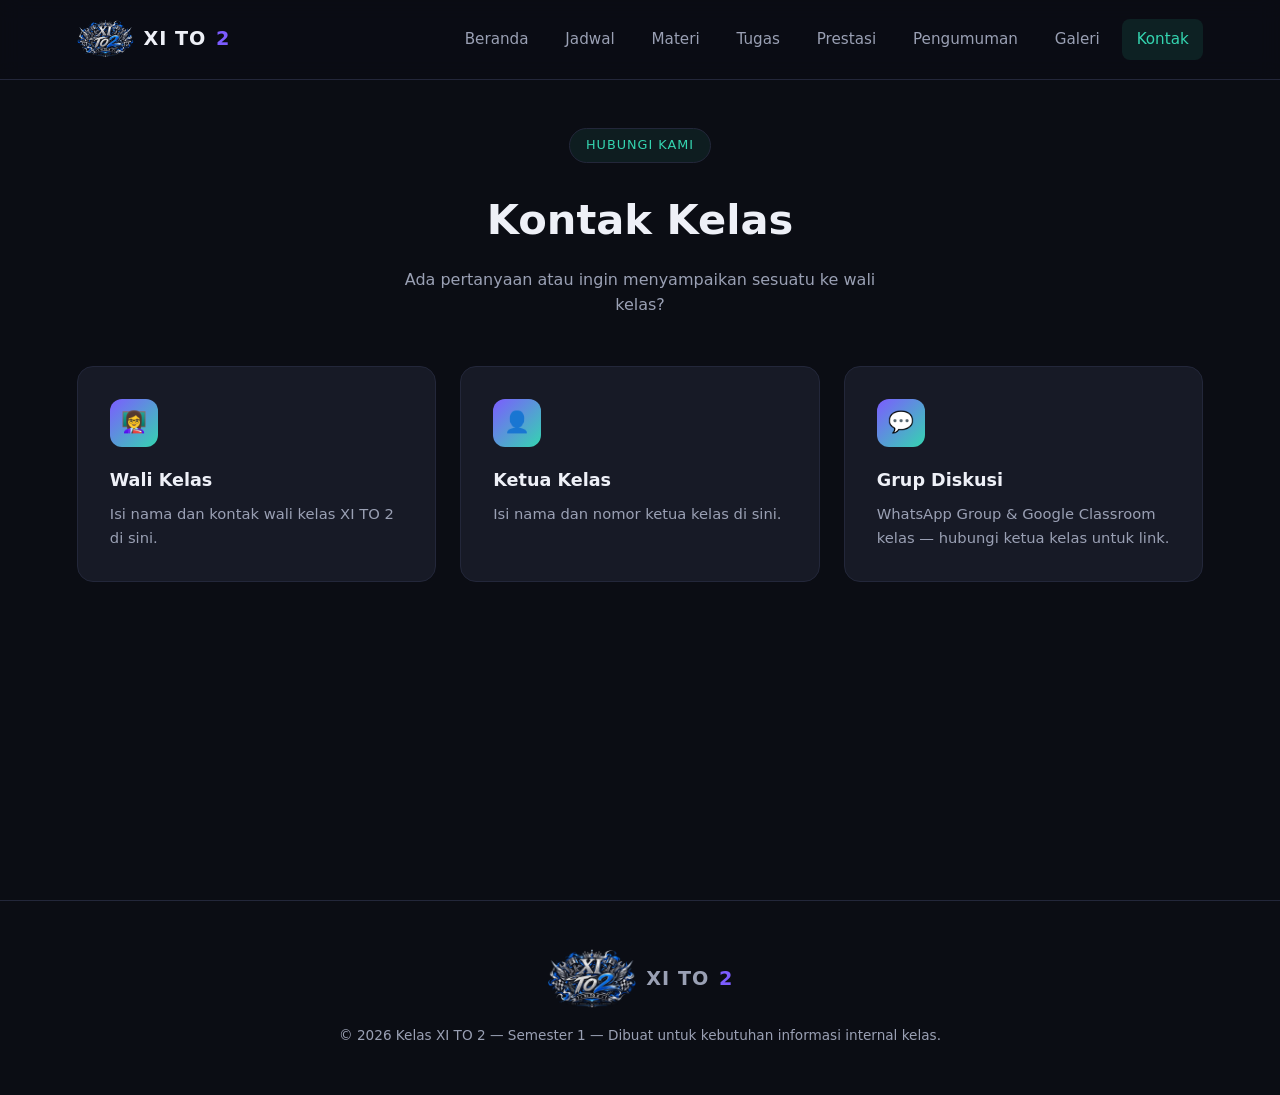
<file: kontak.html>
<!DOCTYPE html>
<html lang="id">
<head>
<meta charset="UTF-8">
<meta name="viewport" content="width=device-width, initial-scale=1.0">
<title>Kontak — Kelas XI TO 2</title>
<link rel="stylesheet" href="style.css">
</head>
<body>

<nav>
  <a class="logo" href="index.html"><img src="assets/logo.png" alt="Logo XI TO 2"> XI TO <span>2</span></a>
  <div class="nav-links" id="navLinks">
    <a href="index.html">Beranda</a>
    <a href="jadwal.html">Jadwal</a>
    <a href="materi.html">Materi</a>
    <a href="tugas.html">Tugas</a>
    <a href="prestasi.html">Prestasi</a>
    <a href="pengumuman.html">Pengumuman</a>
    <a href="galeri.html">Galeri</a>
    <a href="kontak.html" class="active">Kontak</a>
  </div>
  <button class="burger" onclick="document.getElementById('navLinks').classList.toggle('open')">
    <span></span><span></span><span></span>
  </button>
</nav>

<main>
  <div class="page-inner">
    <div class="section-title">
      <div class="tag">HUBUNGI KAMI</div>
      <h2>Kontak Kelas</h2>
      <p>Ada pertanyaan atau ingin menyampaikan sesuatu ke wali kelas?</p>
    </div>
    <div class="grid-3">
      <div class="card"><div class="icon">👩‍🏫</div><h3>Wali Kelas</h3><p>Isi nama dan kontak wali kelas XI TO 2 di sini.</p></div>
      <div class="card"><div class="icon">👤</div><h3>Ketua Kelas</h3><p>Isi nama dan nomor ketua kelas di sini.</p></div>
      <div class="card"><div class="icon">💬</div><h3>Grup Diskusi</h3><p>WhatsApp Group & Google Classroom kelas — hubungi ketua kelas untuk link.</p></div>
    </div>
  </div>

</main>

<footer>
  <div class="logo"><img src="assets/logo.png" alt="Logo XI TO 2"> XI TO <span>2</span></div>
  <p>© 2026 Kelas XI TO 2 — Semester 1 — Dibuat untuk kebutuhan informasi internal kelas.</p>
</footer>

</body>
</html>
</file>
<file: style.css>
:root {
  --bg: #0b0d14;
  --bg-alt: #12151f;
  --card: #171a26;
  --accent: #7c5cff;
  --accent2: #34d5b0;
  --text: #eef0f7;
  --text-dim: #9aa0b4;
  --border: #23273a;
}
* { margin:0; padding:0; box-sizing:border-box; }
body {
  font-family: 'Segoe UI', system-ui, sans-serif;
  background: var(--bg);
  color: var(--text);
  line-height: 1.6;
}
a { color: inherit; text-decoration: none; }

nav {
  position: fixed; top:0; left:0; right:0;
  display:flex; justify-content:space-between; align-items:center;
  padding: 1.2rem 6%;
  background: rgba(11,13,20,0.9);
  backdrop-filter: blur(10px);
  z-index: 100;
  border-bottom: 1px solid var(--border);
}
.logo { font-weight:700; font-size:1.2rem; letter-spacing:1px; display:flex; align-items:center; gap:.6rem; }
.logo span { color: var(--accent); }
.logo img { height: 38px; width:auto; display:block; }
.nav-links { display:flex; gap:.5rem; }
.nav-links a {
  color: var(--text-dim); font-size:.95rem;
  padding: .5rem .9rem; border-radius: 8px; transition:.2s;
}
.nav-links a:hover { color: var(--text); background: rgba(255,255,255,0.05); }
.nav-links a.active { color: var(--accent2); background: rgba(52,213,176,0.1); }
.burger { display:none; flex-direction:column; gap:4px; cursor:pointer; background:none; border:none; }
.burger span { width:22px; height:2px; background:var(--text); display:block; }

main { padding-top: 80px; min-height: 100vh; }
.page-inner { padding: 3rem 6% 6rem; animation: fadeIn .35s ease; }
@keyframes fadeIn { from{opacity:0; transform:translateY(12px);} to{opacity:1; transform:translateY(0);} }

header.hero {
  min-height:70vh;
  display:flex; flex-direction:column; justify-content:center; align-items:center;
  text-align:center; padding: 2rem 6%; position: relative;
  background:
    radial-gradient(circle at 20% 20%, rgba(124,92,255,0.25), transparent 40%),
    radial-gradient(circle at 80% 70%, rgba(52,213,176,0.2), transparent 40%);
}
.tag {
  display:inline-block; padding:.4rem 1rem; border:1px solid var(--border);
  border-radius:50px; font-size:.8rem; color:var(--accent2);
  background: rgba(52,213,176,0.08); margin-bottom:1.5rem; letter-spacing: 1px;
}
header.hero h1 {
  font-size: clamp(2.2rem, 6vw, 4.2rem); font-weight: 800; max-width: 900px; line-height:1.15;
}
header.hero h1 span {
  background: linear-gradient(90deg, var(--accent), var(--accent2));
  -webkit-background-clip: text; background-clip:text; color:transparent;
}
header.hero p { max-width: 600px; margin-top:1.2rem; color: var(--text-dim); font-size:1.05rem; }
.cta-row { display:flex; gap:1rem; margin-top:2.2rem; flex-wrap:wrap; justify-content:center; }
.btn {
  display:inline-block;
  padding: .9rem 1.8rem; border-radius:10px; font-weight:600; font-size:.95rem;
  transition: transform .2s, box-shadow .2s; cursor:pointer; border:none; font-family:inherit;
}
.btn-primary { background: linear-gradient(90deg, var(--accent), #9c7bff); color:#fff; }
.btn-primary:hover { transform: translateY(-3px); box-shadow: 0 10px 30px rgba(124,92,255,0.4); }
.btn-ghost { background: transparent; border:1px solid var(--border); color: var(--text); }
.btn-ghost:hover { border-color: var(--accent2); color: var(--accent2); }

.stats { display:flex; justify-content:center; gap: 3.5rem; flex-wrap:wrap; margin-top: 3rem; }
.stat h3 { font-size:2.2rem; font-weight:800; color: var(--accent2); }
.stat p { color: var(--text-dim); font-size:.85rem; }

.section-title { text-align:center; margin-bottom:3rem; }
.section-title h2 { font-size: clamp(1.8rem, 4vw, 2.6rem); font-weight:800; }
.section-title p { color:var(--text-dim); max-width:520px; margin: .8rem auto 0; }

.grid-3 { display:grid; grid-template-columns: repeat(auto-fit, minmax(260px,1fr)); gap:1.5rem; }
.card {
  background: var(--card); border:1px solid var(--border); border-radius:16px;
  padding: 2rem; transition: transform .25s, border-color .25s;
}
.card:hover { transform: translateY(-6px); border-color: var(--accent); }
.card .icon {
  width:48px; height:48px; border-radius:12px; display:flex; align-items:center; justify-content:center;
  background: linear-gradient(135deg, var(--accent), var(--accent2)); font-size:1.3rem; margin-bottom:1.2rem;
}
.card h3 { font-size:1.1rem; margin-bottom:.5rem; }
.card p { color: var(--text-dim); font-size:.92rem; }

.schedule-table { width:100%; border-collapse:collapse; }
.schedule-table th, .schedule-table td {
  padding: 1rem 1.2rem; text-align:left; border-bottom:1px solid var(--border); font-size:.92rem;
}
.schedule-table th { background: var(--card); color:var(--accent2); font-weight:600; }
.schedule-table tr:hover td { background: rgba(124,92,255,0.06); }
.table-wrap { background: var(--bg-alt); border:1px solid var(--border); border-radius:16px; overflow:hidden; }

.gallery { display:grid; grid-template-columns: repeat(auto-fit, minmax(200px,1fr)); gap:1rem; }
.gallery figure {
  height:180px; border-radius:14px;
  background: linear-gradient(135deg, var(--card), var(--bg-alt));
  border:1px solid var(--border); display:flex; align-items:center; justify-content:center;
  color: var(--text-dim); font-size:.85rem; transition:.25s;
  text-align:center; padding: 1rem;
}
.gallery figure:hover { border-color: var(--accent2); color:var(--accent2); transform: scale(1.03); }

.file-list {
  background: var(--bg-alt); border:1px solid var(--border); border-radius:16px; overflow:hidden;
}
.file-row {
  display:flex; align-items:center; gap:1rem;
  padding: 1.1rem 1.5rem; border-bottom:1px solid var(--border);
  cursor:pointer; transition:.2s; background: none; width:100%; text-align:left;
  font-family:inherit; color:var(--text);
}
.file-row:last-child { border-bottom:none; }
.file-row:hover { background: rgba(124,92,255,0.08); }
.file-row .file-icon {
  width:42px; height:42px; flex-shrink:0; border-radius:10px;
  display:flex; align-items:center; justify-content:center; font-size:1.15rem;
  background: linear-gradient(135deg, var(--accent), var(--accent2));
}
.file-row .file-info { flex:1; min-width:0; }
.file-row .file-info h4 { font-size:.98rem; font-weight:600; }
.file-row .file-info p { font-size:.82rem; color: var(--text-dim); margin-top:.15rem; }
.file-row .file-meta {
  font-size:.78rem; color: var(--text-dim); white-space:nowrap;
  padding:.3rem .7rem; border:1px solid var(--border); border-radius:50px;
}
.file-row .file-meta.badge-done { color: var(--accent2); border-color: var(--accent2); }
.file-row .file-meta.badge-warn { color: #ffb454; border-color: #ffb454; }
.file-row .chevron { color: var(--text-dim); font-size:1.1rem; flex-shrink:0; }

.modal-overlay {
  display:none; position:fixed; inset:0; background:rgba(0,0,0,0.7);
  z-index:200; align-items:center; justify-content:center; padding: 2rem;
}
.modal-overlay.active { display:flex; }
.modal-box {
  background: var(--card); border:1px solid var(--border); border-radius:16px;
  padding: 2.5rem; max-width:480px; width:100%; position:relative;
}
.modal-close {
  position:absolute; top:1rem; right:1.2rem; background:none; border:none;
  color:var(--text-dim); font-size:1.4rem; cursor:pointer;
}
.modal-close:hover { color: var(--accent2); }
.modal-box .tag { margin-bottom:1rem; }
.modal-box h3 { color: var(--text); margin-bottom: .8rem; font-size:1.3rem; }
.modal-box p { color: var(--text-dim); }

footer {
  padding: 3rem 6%; text-align:center; border-top:1px solid var(--border);
  color: var(--text-dim); font-size:.85rem;
}
footer .logo { justify-content:center; display:flex; margin-bottom:1rem; }
footer .logo img { height:60px; }

.hero-logo {
  width: 190px; height:auto; margin-bottom: 1.6rem;
  filter: drop-shadow(0 0 30px rgba(52,213,176,0.35));
}

@media (max-width: 768px) {
  .nav-links { display:none; flex-direction:column; position:absolute; top:100%; left:0; right:0;
    background: var(--bg-alt); border-bottom:1px solid var(--border); padding:1rem; }
  .nav-links.open { display:flex; }
  .burger { display:flex; }
}

/* ---------- PRELOADER ---------- */
#preloader {
  position: fixed; inset:0; z-index: 999;
  background: var(--bg);
  display:flex; flex-direction:column; align-items:center; justify-content:center;
  gap: 1.2rem;
  transition: opacity .6s ease, visibility .6s ease;
}
#preloader.hide { opacity:0; visibility:hidden; pointer-events:none; }
.preloader-orb {
  position:absolute; width:280px; height:280px; border-radius:50%;
  background: radial-gradient(circle, rgba(124,92,255,0.35), transparent 70%);
  filter: blur(10px);
  animation: orbPulse 2.2s ease-in-out infinite;
}
@keyframes orbPulse {
  0%, 100% { transform: scale(1); opacity:.6; }
  50% { transform: scale(1.25); opacity:1; }
}
.preloader-logo {
  font-size: 2.4rem; font-weight:800; letter-spacing:2px; z-index:1;
  display:flex; gap: .15em;
}
.preloader-logo span {
  display:inline-block;
  opacity:0;
  animation: letterPop .55s cubic-bezier(.34,1.56,.64,1) forwards;
}
.preloader-logo .accent-letter { color: var(--accent2); }
@keyframes letterPop {
  0% { opacity:0; transform: translateY(24px) scale(.6) rotate(-8deg); }
  100% { opacity:1; transform: translateY(0) scale(1) rotate(0); }
}
.preloader-logo-img {
  width: 160px; height:auto; z-index:1; opacity:0;
  animation: logoZoomIn 1s cubic-bezier(.16,1,.3,1) forwards;
  filter: drop-shadow(0 0 25px rgba(52,213,176,0.45));
}
@keyframes logoZoomIn {
  0% { opacity:0; transform: scale(.4) rotate(-6deg); }
  100% { opacity:1; transform: scale(1) rotate(0); }
}
.preloader-bar {
  width: 160px; height:3px; border-radius:3px; background: var(--border);
  overflow:hidden; z-index:1;
}
.preloader-bar-fill {
  height:100%; width:0%;
  background: linear-gradient(90deg, var(--accent), var(--accent2));
  animation: barFill 1.4s ease forwards;
  animation-delay: .6s;
}
@keyframes barFill { to { width: 100%; } }
.preloader-sub {
  color: var(--text-dim); font-size:.8rem; letter-spacing:3px; text-transform:uppercase;
  z-index:1; opacity:0; animation: fadeIn .5s ease forwards; animation-delay: 1.7s;
}

/* ---------- HERO ENTRANCE ---------- */
.hero-anim { opacity:0; transform: translateY(28px); animation: heroUp .8s cubic-bezier(.16,1,.3,1) forwards; }
@keyframes heroUp { to { opacity:1; transform: translateY(0); } }

/* ---------- STRUKTUR KELAS (org chart) ---------- */
.struktur-wrap { display:flex; flex-direction:column; align-items:center; gap: 0; }
.struktur-tier { display:flex; flex-wrap:wrap; justify-content:center; gap: 1.5rem; }
.struktur-tier:not(:first-child) { margin-top: 2.6rem; }
.struktur-connector { width:2px; height:2.6rem; background: var(--border); margin: 0 auto; }
.struktur-card {
  background: var(--card); border:1px solid var(--border); border-radius:16px;
  padding: 1.6rem 1.8rem; text-align:center; min-width:180px;
  transition: transform .25s, border-color .25s;
}
.struktur-card:hover { transform: translateY(-4px); border-color: var(--accent); }
.struktur-card .struktur-avatar {
  width:56px; height:56px; border-radius:50%; margin: 0 auto .8rem;
  display:flex; align-items:center; justify-content:center; font-size:1.4rem;
  background: linear-gradient(135deg, var(--accent), var(--accent2));
}
.struktur-card .struktur-role {
  font-size:.72rem; letter-spacing:1px; text-transform:uppercase; color: var(--accent2);
  margin-bottom:.35rem; font-weight:700;
}
.struktur-card .struktur-name { font-size:1rem; font-weight:600; color: var(--text); }
.struktur-card.tier-main { min-width:220px; }
.struktur-card.tier-main .struktur-avatar { width:68px; height:68px; font-size:1.7rem; }
@media (max-width: 640px) {
  .struktur-tier { gap: 1rem; }
  .struktur-card { min-width:140px; padding:1.2rem 1rem; }
}

/* ---------- ADMIN PANEL ---------- */
.admin-lock {
  min-height:80vh; display:flex; align-items:center; justify-content:center; padding: 2rem 6%;
}
.admin-lock-box {
  background: var(--card); border:1px solid var(--border); border-radius:16px;
  padding: 2.5rem; max-width:380px; width:100%; text-align:center;
}
.admin-lock-box h2 { margin-bottom:.5rem; }
.admin-lock-box p { color: var(--text-dim); font-size:.88rem; margin-bottom:1.5rem; }
.admin-field { margin-bottom:1rem; text-align:left; }
.admin-field label { display:block; font-size:.8rem; color: var(--text-dim); margin-bottom:.35rem; }
.admin-field input, .admin-field select, .admin-field textarea {
  width:100%; padding:.7rem .9rem; border-radius:10px; border:1px solid var(--border);
  background: var(--bg-alt); color: var(--text); font-family:inherit; font-size:.9rem;
}
.admin-field textarea { resize: vertical; min-height:80px; }
.admin-tabs { display:flex; gap:.5rem; flex-wrap:wrap; margin-bottom:2rem; }
.admin-tab {
  padding:.6rem 1.1rem; border-radius:10px; border:1px solid var(--border); background: var(--card);
  color: var(--text-dim); font-size:.85rem; cursor:pointer; font-family:inherit;
}
.admin-tab.active { color: var(--accent2); border-color: var(--accent2); background: rgba(52,213,176,0.08); }
.admin-section { display:none; }
.admin-section.active { display:block; }
.admin-panel-card {
  background: var(--card); border:1px solid var(--border); border-radius:16px; padding: 2rem;
}
.admin-status {
  margin-top:1rem; padding: .8rem 1rem; border-radius:10px; font-size:.85rem; display:none;
}
.admin-status.show { display:block; }
.admin-status.ok { background: rgba(52,213,176,0.1); color: var(--accent2); border:1px solid var(--accent2); }
.admin-status.err { background: rgba(255,90,90,0.1); color:#ff6b6b; border:1px solid #ff6b6b; }
.admin-status.busy { background: rgba(124,92,255,0.1); color: var(--accent); border:1px solid var(--accent); }
.admin-list-existing { margin-top:2rem; }
.admin-list-existing .file-row { cursor:default; }
.admin-list-existing .file-row .del-btn {
  background:none; border:1px solid #ff6b6b; color:#ff6b6b; border-radius:8px;
  padding:.35rem .7rem; font-size:.75rem; cursor:pointer; font-family:inherit;
}
.admin-topbar { display:flex; justify-content:space-between; align-items:center; margin-bottom:2rem; flex-wrap:wrap; gap:1rem; }
.admin-topbar .btn { padding:.6rem 1.2rem; font-size:.85rem; }

/* ---------- PHOTO GRID (Galeri) ---------- */
.photo-grid { display:grid; grid-template-columns: repeat(auto-fit, minmax(220px,1fr)); gap:1.2rem; }
.photo-thumb {
  position:relative; border-radius:14px; overflow:hidden; cursor:pointer;
  border:1px solid var(--border); aspect-ratio: 4/3; background: var(--card);
}
.photo-thumb img { width:100%; height:100%; object-fit:cover; display:block; transition: transform .35s ease; }
.photo-thumb:hover img { transform: scale(1.08); }
.photo-thumb .photo-caption {
  position:absolute; left:0; right:0; bottom:0; padding: .8rem 1rem;
  background: linear-gradient(to top, rgba(0,0,0,0.75), transparent);
  font-size:.85rem; font-weight:600;
}
.photo-thumb .photo-zoom-icon {
  position:absolute; top:.7rem; right:.7rem; width:32px; height:32px; border-radius:8px;
  background: rgba(0,0,0,0.55); display:flex; align-items:center; justify-content:center;
  font-size:.9rem; opacity:0; transition:.2s;
}
.photo-thumb:hover .photo-zoom-icon { opacity:1; }

/* ---------- LIGHTBOX ---------- */
.lightbox-overlay {
  display:none; position:fixed; inset:0; background:rgba(0,0,0,0.9);
  z-index:250; align-items:center; justify-content:center; padding: 2rem;
}
.lightbox-overlay.active { display:flex; }
.lightbox-content { max-width: 900px; width:100%; text-align:center; }
.lightbox-content img {
  max-width:100%; max-height:75vh; border-radius:12px; border:1px solid var(--border);
  animation: lightboxIn .3s cubic-bezier(.16,1,.3,1);
}
@keyframes lightboxIn { from { opacity:0; transform: scale(.92); } to { opacity:1; transform: scale(1); } }
.lightbox-caption { margin-top:1rem; color: var(--text-dim); font-size:.9rem; }
.lightbox-close {
  position:absolute; top:1.5rem; right:2rem; background:none; border:none;
  color: var(--text); font-size:2rem; cursor:pointer; line-height:1;
}
.lightbox-close:hover { color: var(--accent2); }

/* ---------- PRESTASI CARD (dua slot foto) ---------- */
.prestasi-card {
  background: var(--card); border:1px solid var(--border); border-radius:16px;
  padding: 1.8rem; margin-bottom:1.5rem;
}
.prestasi-card h3 { font-size:1.1rem; margin-bottom:.3rem; }
.prestasi-card .prestasi-meta { color: var(--accent2); font-size:.82rem; margin-bottom:1rem; letter-spacing:.5px; }
.prestasi-card p.prestasi-desc { color: var(--text-dim); font-size:.9rem; margin-bottom:1.3rem; }
.prestasi-photos { display:grid; grid-template-columns: 1fr 1fr; gap:1.4rem; }
.prestasi-photo-group { margin-bottom: 0; }
.prestasi-photo-group-label {
  font-size:.75rem; font-weight:700; letter-spacing:1px; color: var(--text-dim);
  margin-bottom:.6rem; text-transform:uppercase;
}
.prestasi-photo-strip { display:grid; grid-template-columns: repeat(auto-fill, minmax(140px,1fr)); gap: .7rem; }
.prestasi-photo-slot {
  position:relative; border-radius:12px; overflow:hidden; cursor:pointer;
  border:1px solid var(--border); aspect-ratio: 4/3; background: var(--bg-alt);
}
.prestasi-photo-slot img { width:100%; height:100%; object-fit:cover; display:block; transition: transform .35s ease; }
.prestasi-photo-slot:hover img { transform: scale(1.08); }
@media (max-width: 560px) {
  .prestasi-photos { grid-template-columns: 1fr; }
}
.float-shape {
  position:absolute; border-radius:50%; filter: blur(60px); z-index:0; pointer-events:none;
  animation: floatMove 10s ease-in-out infinite;
}
@keyframes floatMove {
  0%, 100% { transform: translate(0,0) scale(1); }
  50% { transform: translate(25px,-25px) scale(1.1); }
}
</file>
